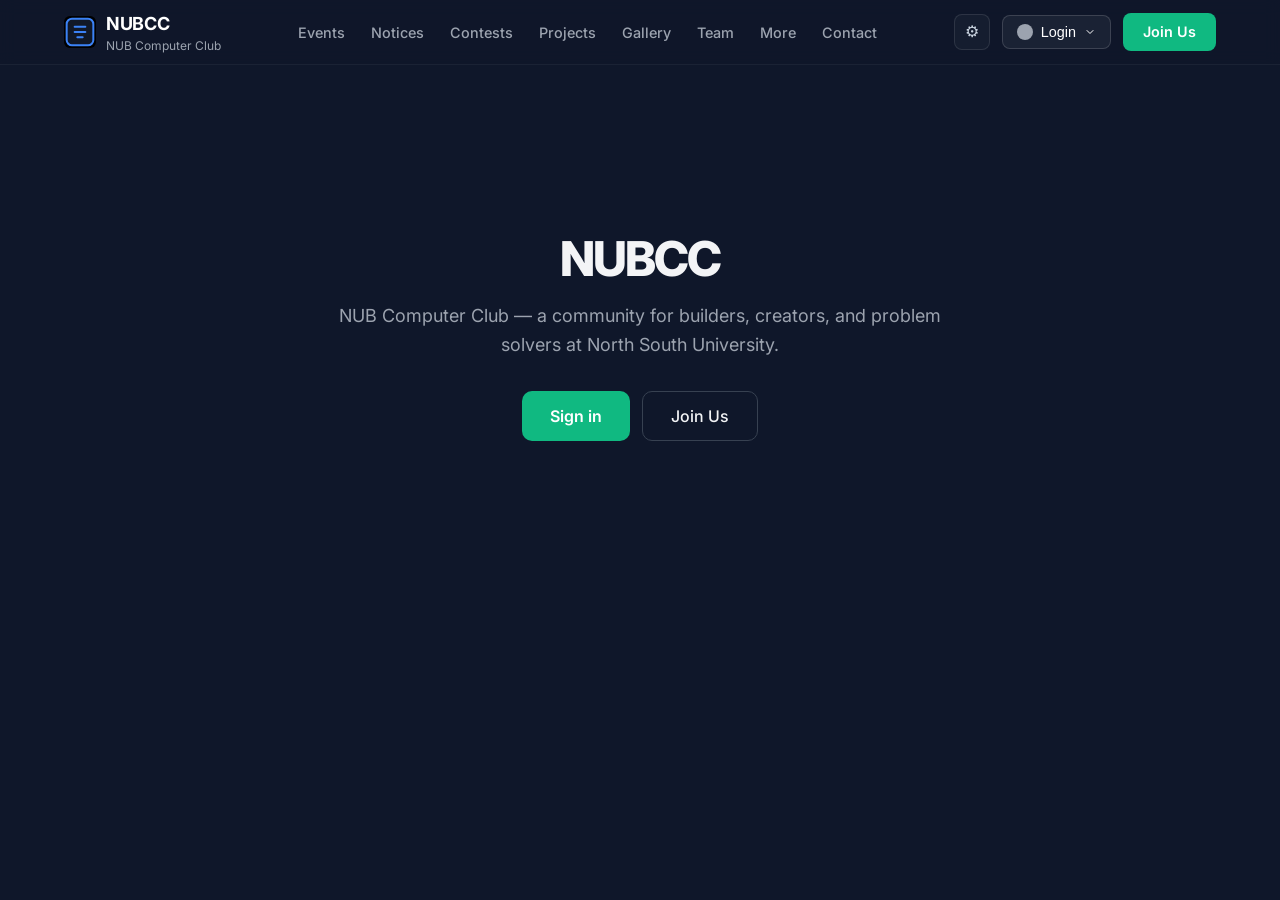
<file: index.html>
<!DOCTYPE html>
<html lang="en">
<head>
  <meta charset="UTF-8" />
  <meta name="viewport" content="width=device-width, initial-scale=1.0" />
  <title>NUBCC — NUB Computer Club</title>
  <link rel="preconnect" href="https://fonts.googleapis.com">
  <link rel="preconnect" href="https://fonts.gstatic.com" crossorigin>
  <link href="https://fonts.googleapis.com/css2?family=Inter:wght@400;500;600;700;800&display=swap" rel="stylesheet">
  <link rel="stylesheet" href="style.css" />
</head>
<body>

  <header>
    <div class="top-bar">
      <a href="index.html" class="brand">
        <svg width="32" height="32" viewBox="0 0 24 24" fill="none" xmlns="http://www.w3.org/2000/svg" aria-hidden="true">
          <rect width="20" height="20" x="2" y="2" rx="4" fill="#111827" stroke="#3b82f6" stroke-width="1.5"/>
          <path d="M8 8h8M8 12h8M10 16h4" stroke="#3b82f6" stroke-width="1.5" stroke-linecap="round" stroke-linejoin="round"/>
        </svg>
        <div>
          <div class="brand-name">NUBCC</div>
          <div class="brand-sub">NUB Computer Club</div>
        </div>
      </a>

      <ul class="nav-list">
        <li><a href="index.html">Events</a></li>
        <li><a href="index.html">Notices</a></li>
        <li><a href="index.html">Contests</a></li>
        <li><a href="index.html">Projects</a></li>
        <li><a href="index.html">Gallery</a></li>
        <li><a href="index.html">Team</a></li>
        <li><a href="index.html">More</a></li>
        <li><a href="index.html">Contact</a></li>
      </ul>

      <div class="nav-actions">
        <button class="settings-btn" aria-label="Settings">⚙</button>

        <div class="login-dropdown" style="position: relative; display: inline-block;">
          <button class="login-btn" id="loginTrigger" aria-haspopup="true" aria-expanded="false">
            <span>Login</span>
            <svg width="12" height="12" viewBox="0 0 24 24" fill="none" stroke="currentColor" stroke-width="2" stroke-linecap="round" stroke-linejoin="round" aria-hidden="true">
              <polyline points="6 9 12 15 18 9"></polyline>
            </svg>
          </button>
          <div class="portal-menu" id="portalMenu">
            <button class="portal-item member" onclick="goHome()">🖥 Member Portal</button>
            <button class="portal-item exec" onclick="goHome()">💼 Executive Portal</button>
            <button class="portal-item cr" onclick="location.href='login.html'">👩‍🏫 CR Portal</button>
          </div>
        </div>

        <a href="#" class="join-btn">Join Us</a>
      </div>
    </div>
  </header>

  <main class="page-wrap">
    <section class="home-hero">
      <h1>NUBCC</h1>
      <p>NUB Computer Club — a community for builders, creators, and problem solvers at North South University.</p>
      <div class="btn-group">
        <a href="login.html" class="btn-primary">Sign in</a>
        <a href="#" class="btn-outline">Join Us</a>
      </div>
    </section>
  </main>

  <script>
    const trigger = document.getElementById('loginTrigger');
    const menu = document.getElementById('portalMenu');

    trigger.addEventListener('click', (e) => {
      e.stopPropagation();
      const open = menu.classList.toggle('open');
      trigger.setAttribute('aria-expanded', open);
    });

    document.addEventListener('click', () => {
      menu.classList.remove('open');
      trigger.setAttribute('aria-expanded', 'false');
    });

    menu.addEventListener('click', (e) => e.stopPropagation());

    function goHome() {
      location.href = 'index.html';
    }
  </script>
</body>
</html>
</file>
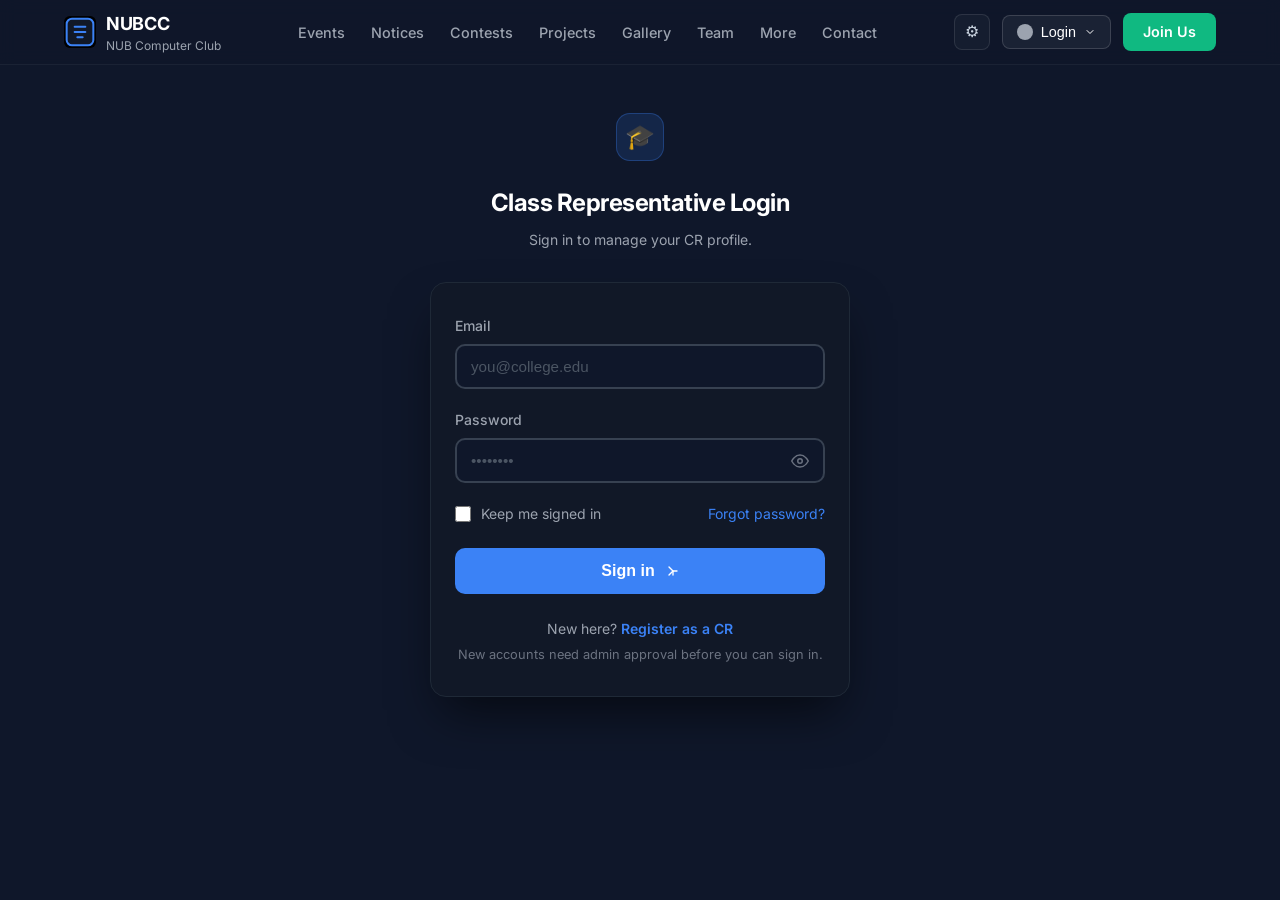
<file: login.html>
<!DOCTYPE html>
<html lang="en">
<head>
  <meta charset="UTF-8" />
  <meta name="viewport" content="width=device-width, initial-scale=1.0" />
  <title>Class Representative Login — NUBCC</title>
  <link rel="preconnect" href="https://fonts.googleapis.com">
  <link rel="preconnect" href="https://fonts.gstatic.com" crossorigin>
  <link href="https://fonts.googleapis.com/css2?family=Inter:wght@400;500;600;700&display=swap" rel="stylesheet">
  <link rel="stylesheet" href="style.css" />
</head>
<body>

  <header>
    <div class="top-bar">
      <a href="index.html" class="brand">
        <svg width="32" height="32" viewBox="0 0 24 24" fill="none" xmlns="http://www.w3.org/2000/svg" aria-hidden="true">
          <rect width="20" height="20" x="2" y="2" rx="4" fill="#111827" stroke="#3b82f6" stroke-width="1.5"/>
          <path d="M8 8h8M8 12h8M10 16h4" stroke="#3b82f6" stroke-width="1.5" stroke-linecap="round" stroke-linejoin="round"/>
        </svg>
        <div>
          <div class="brand-name">NUBCC</div>
          <div class="brand-sub">NUB Computer Club</div>
        </div>
      </a>

      <ul class="nav-list">
        <li><a href="index.html">Events</a></li>
        <li><a href="index.html">Notices</a></li>
        <li><a href="index.html">Contests</a></li>
        <li><a href="index.html">Projects</a></li>
        <li><a href="index.html">Gallery</a></li>
        <li><a href="index.html">Team</a></li>
        <li><a href="index.html">More</a></li>
        <li><a href="index.html">Contact</a></li>
      </ul>

      <div class="nav-actions">
        <button class="settings-btn" aria-label="Settings">⚙</button>

        <div class="login-dropdown" style="position: relative; display: inline-block;">
          <button class="login-btn" id="loginTrigger" aria-haspopup="true" aria-expanded="false">
            <span>Login</span>
            <svg width="12" height="12" viewBox="0 0 24 24" fill="none" stroke="currentColor" stroke-width="2" stroke-linecap="round" stroke-linejoin="round" aria-hidden="true">
              <polyline points="6 9 12 15 18 9"></polyline>
            </svg>
          </button>
          <div class="portal-menu" id="portalMenu">
            <button class="portal-item member" onclick="goHome()">🖥 Member Portal</button>
            <button class="portal-item exec" onclick="goHome()">💼 Executive Portal</button>
            <button class="portal-item cr" aria-current="page">👩‍🏫 CR Portal</button>
          </div>
        </div>

        <a href="#" class="join-btn">Join Us</a>
      </div>
    </div>
  </header>

  <main class="page-wrap">
    <div class="login-wrap">
      <div class="login-icon" aria-hidden="true">🎓</div>
      <h1 class="login-title">Class Representative Login</h1>
      <p class="login-subtitle">Sign in to manage your CR profile.</p>

      <div class="login-card">
        <form novalidate>
          <div class="form-group">
            <label class="form-label">Email</label>
            <div class="input-wrapper">
              <input type="email" class="form-input" placeholder="you@college.edu" required />
            </div>
          </div>

          <div class="form-group">
            <label class="form-label">Password</label>
            <div class="input-wrapper">
              <input type="password" class="form-input" id="passwordInput" placeholder="••••••••" required />
              <button type="button" class="toggle-password" id="togglePassword" aria-label="Toggle password visibility">
                <svg viewBox="0 0 24 24" fill="none" stroke="currentColor" stroke-width="2" stroke-linecap="round" stroke-linejoin="round">
                  <path d="M1 12s4-8 11-8 11 8 11 8-4 8-11 8-11-8-11-8z"></path>
                  <circle cx="12" cy="12" r="3"></circle>
                </svg>
              </button>
            </div>
          </div>

          <label class="keep-row">
            <input type="checkbox" />
            Keep me signed in
            <a href="index.html">Forgot password?</a>
          </label>

          <button type="submit" class="signin-btn">
            Sign in
            <svg viewBox="0 0 24 24" fill="none" stroke="currentColor" stroke-width="2" stroke-linecap="round" stroke-linejoin="round">
              <polyline points="9 18 15 12 9 6"></polyline>
              <path d="M15 12h6M15 12v6"></path>
            </svg>
          </button>
        </form>

        <div class="login-footer">
          New here? <a href="index.html">Register as a CR</a>
          <p>New accounts need admin approval before you can sign in.</p>
        </div>
      </div>
    </div>
  </main>

  <script>
    const trigger = document.getElementById('loginTrigger');
    const menu = document.getElementById('portalMenu');

    trigger.addEventListener('click', (e) => {
      e.stopPropagation();
      const open = menu.classList.toggle('open');
      trigger.setAttribute('aria-expanded', open);
    });

    document.addEventListener('click', () => {
      menu.classList.remove('open');
      trigger.setAttribute('aria-expanded', 'false');
    });

    menu.addEventListener('click', (e) => e.stopPropagation());

    const toggle = document.getElementById('togglePassword');
    const input = document.getElementById('passwordInput');
    toggle.addEventListener('click', () => {
      const show = input.type === 'password';
      input.type = show ? 'text' : 'password';
      toggle.setAttribute('aria-pressed', show);
    });

    function goHome() {
      location.href = 'index.html';
    }
  </script>
</body>
</html>
</file>
<file: style.css>
/* NUBCC — Login page & home page shared styles */
* {
  box-sizing: border-box;
  margin: 0;
  padding: 0;
}

:root {
  --bg: #0f172a;
  --card: #111827;
  --card-border: #1f2937;
  --text: #f3f4f6;
  --text-muted: #9ca3af;
  --primary: #3b82f6;
  --primary-hover: #2563eb;
  --join: #10b981;
  --join-hover: #059669;
  --input: #0f172a;
  --input-border: #374151;
  --focus: #60a5fa;
}

html {
  scroll-behavior: smooth;
}

body {
  font-family: "Inter", system-ui, -apple-system, sans-serif;
  background: var(--bg);
  color: var(--text);
  line-height: 1.5;
  min-height: 100vh;
}

/* ================= Header / Nav ================= */
header {
  position: sticky;
  top: 0;
  z-index: 50;
  background: rgba(15, 23, 42, 0.8);
  backdrop-filter: blur(8px);
  border-bottom: 1px solid rgba(255, 255, 255, 0.05);
}

.top-bar {
  max-width: 1200px;
  margin: 0 auto;
  padding: 0 24px;
  height: 64px;
  display: flex;
  align-items: center;
  justify-content: space-between;
  gap: 16px;
}

.brand {
  display: flex;
  align-items: center;
  gap: 10px;
  text-decoration: none;
}

.brand svg {
  width: 32px;
  height: 32px;
  border-radius: 6px;
  background: #000;
  flex-shrink: 0;
}

.brand-name {
  font-weight: 700;
  font-size: 1.125rem;
  letter-spacing: -0.02em;
  color: #fff;
}

.brand-sub {
  font-size: 0.75rem;
  color: #9ca3af;
  white-space: nowrap;
}

.nav-list {
  display: none;
  gap: 26px;
  list-style: none;
}

.nav-list a {
  color: var(--text-muted);
  text-decoration: none;
  font-size: 0.9rem;
  font-weight: 500;
  transition: color 0.2s;
}

.nav-list a:hover,
.nav-list a:focus-visible {
  color: #fff;
}

.nav-actions {
  display: flex;
  align-items: center;
  gap: 12px;
}

.settings-btn {
  width: 36px;
  height: 36px;
  border-radius: 8px;
  border: 1px solid rgba(255, 255, 255, 0.1);
  background: rgba(255, 255, 255, 0.03);
  color: #cbd5e1;
  cursor: pointer;
  display: flex;
  align-items: center;
  justify-content: center;
  font-size: 1rem;
  transition: background 0.2s, border 0.2s;
}

.settings-btn:hover {
  background: rgba(255, 255, 255, 0.08);
  border-color: rgba(255, 255, 255, 0.2);
}

.login-btn {
  display: inline-flex;
  align-items: center;
  gap: 8px;
  padding: 8px 14px;
  border-radius: 8px;
  border: 1px solid rgba(255, 255, 255, 0.15);
  background: rgba(255, 255, 255, 0.05);
  color: #fff;
  font-size: 0.9rem;
  font-weight: 500;
  cursor: pointer;
  transition: background 0.2s, border 0.2s;
}

.login-btn:hover {
  background: rgba(255, 255, 255, 0.1);
}

.login-btn span {
  display: inline;
}

.login-btn::before {
  content: "";
  width: 16px;
  height: 16px;
  border-radius: 50%;
  background: #9ca3af;
  display: block;
}

.join-btn {
  display: inline-flex;
  align-items: center;
  justify-content: center;
  padding: 8px 20px;
  border-radius: 8px;
  background: var(--join);
  color: #fff;
  font-size: 0.9rem;
  font-weight: 600;
  text-decoration: none;
  transition: background 0.2s;
}

.join-btn:hover {
  background: var(--join-hover);
}

/* Portal dropdown */
.portal-menu {
  position: absolute;
  top: calc(100% + 8px);
  right: 20px;
  min-width: 200px;
  background: var(--card);
  border: 1px solid var(--card-border);
  border-radius: 12px;
  box-shadow: 0 20px 25px -5px rgba(0, 0, 0, 0.5), 0 8px 10px -6px rgba(0, 0, 0, 0.5);
  padding: 8px;
  display: none;
  z-index: 60;
}

.portal-menu.open {
  display: block;
}

.portal-item {
  display: flex;
  align-items: center;
  gap: 10px;
  width: 100%;
  padding: 10px 12px;
  border-radius: 8px;
  border: none;
  background: transparent;
  color: var(--text-muted);
  font-size: 0.9rem;
  font-weight: 500;
  text-align: left;
  cursor: pointer;
  transition: background 0.2s, color 0.2s;
}

.portal-item:hover {
  background: rgba(255, 255, 255, 0.05);
  color: #fff;
}

.portal-item::before {
  content: "";
  width: 16px;
  height: 16px;
  border-radius: 4px;
  background: #6b7280;
  display: block;
  flex-shrink: 0;
}

.member::before { background: #60a5fa; }
.exec::before { background: #a78bfa; }
.cr::before { background: #34d399; }

/* ================= Page shell ================= */
.page-wrap {
  max-width: 1200px;
  margin: 0 auto;
  padding: 48px 24px 96px;
}

/* ================= Login card ================= */
.login-wrap {
  max-width: 420px;
  margin: 0 auto;
}

.login-icon {
  width: 48px;
  height: 48px;
  border-radius: 14px;
  background: rgba(59, 130, 246, 0.15);
  border: 1px solid rgba(59, 130, 246, 0.3);
  display: flex;
  align-items: center;
  justify-content: center;
  margin: 0 auto 24px;
  color: var(--primary);
  font-size: 1.5rem;
}

.login-title {
  font-size: 1.5rem;
  font-weight: 700;
  color: #fff;
  text-align: center;
  margin-bottom: 8px;
  letter-spacing: -0.02em;
}

.login-subtitle {
  font-size: 0.875rem;
  color: var(--text-muted);
  text-align: center;
  margin-bottom: 32px;
}

.login-card {
  background: var(--card);
  border: 1px solid var(--card-border);
  border-radius: 16px;
  padding: 32px 24px;
  box-shadow: 0 25px 50px -12px rgba(0, 0, 0, 0.6);
}

.form-group {
  margin-bottom: 20px;
}

.form-label {
  display: block;
  font-size: 0.875rem;
  font-weight: 500;
  color: var(--text-muted);
  margin-bottom: 8px;
}

.input-wrapper {
  position: relative;
}

.form-input {
  width: 100%;
  padding: 12px 14px;
  border-radius: 10px;
  border: 2px solid var(--input-border);
  background: var(--input);
  color: #fff;
  font-size: 0.95rem;
  outline: none;
  transition: border-color 0.2s, box-shadow 0.2s;
}

.form-input::placeholder {
  color: #4b5563;
}

.form-input:focus {
  border-color: var(--focus);
  box-shadow: 0 0 0 4px rgba(96, 165, 250, 0.15);
}

.toggle-password {
  position: absolute;
  right: 12px;
  top: 50%;
  transform: translatey(-50%);
  background: none;
  border: none;
  color: #6b7280;
  cursor: pointer;
  padding: 4px;
  display: flex;
  align-items: center;
  justify-content: center;
}

.toggle-password svg {
  width: 18px;
  height: 18px;
}

.keep-row {
  display: flex;
  align-items: center;
  gap: 10px;
  margin-bottom: 24px;
  font-size: 0.875rem;
  color: var(--text-muted);
}

.keep-row input {
  width: 16px;
  height: 16px;
  accent-color: var(--primary);
  border: 1px solid var(--input-border);
  background: var(--input);
  cursor: pointer;
}

.keep-row a {
  color: var(--primary);
  text-decoration: none;
  font-size: 0.875rem;
  margin-left: auto;
}

.keep-row a:hover {
  text-decoration: underline;
}

.signin-btn {
  width: 100%;
  display: inline-flex;
  align-items: center;
  justify-content: center;
  gap: 8px;
  padding: 14px;
  border-radius: 10px;
  border: none;
  background: var(--primary);
  color: #fff;
  font-size: 1rem;
  font-weight: 600;
  cursor: pointer;
  transition: background 0.2s, transform 0.1s;
}

.signin-btn:hover {
  background: var(--primary-hover);
}

.signin-btn:active {
  transform: scale(0.99);
}

.signin-btn svg {
  width: 16px;
  height: 16px;
}

.login-footer {
  margin-top: 24px;
  text-align: center;
  font-size: 0.875rem;
  color: var(--text-muted);
}

.login-footer a {
  color: var(--primary);
  text-decoration: none;
  font-weight: 600;
}

.login-footer a:hover {
  text-decoration: underline;
}

.login-footer p {
  margin-top: 6px;
  font-size: 0.8rem;
  color: #6b7280;
}

/* ================= Home page ================= */
.home-hero {
  text-align: center;
  padding: 120px 24px 80px;
  max-width: 700px;
  margin: 0 auto;
}

.home-hero h1 {
  font-size: 3rem;
  font-weight: 800;
  letter-spacing: -0.04em;
  margin-bottom: 16px;
  line-height: 1.1;
}

.home-hero p {
  font-size: 1.125rem;
  color: var(--text-muted);
  margin-bottom: 32px;
  line-height: 1.6;
}

.btn-group {
  display: flex;
  gap: 12px;
  justify-content: center;
  flex-wrap: wrap;
}

.btn-primary {
  display: inline-flex;
  align-items: center;
  justify-content: center;
  padding: 12px 28px;
  border-radius: 10px;
  background: var(--join);
  color: #fff;
  font-size: 1rem;
  font-weight: 600;
  text-decoration: none;
  transition: background 0.2s;
}

.btn-primary:hover {
  background: var(--join-hover);
}

.btn-outline {
  display: inline-flex;
  align-items: center;
  justify-content: center;
  padding: 12px 28px;
  border-radius: 10px;
  border: 1px solid var(--input-border);
  background: transparent;
  color: var(--text);
  font-size: 1rem;
  font-weight: 500;
  text-decoration: none;
  transition: border 0.2s, background 0.2s;
}

.btn-outline:hover {
  border-color: var(--focus);
  background: rgba(255, 255, 255, 0.03);
}

/* ================= Responsive ================= */
@media (min-width: 768px) {
  .nav-list {
    display: flex;
  }
}

@media (max-width: 767px) {
  .top-bar {
    padding: 0 16px;
    height: 56px;
  }

  .nav-actions .login-btn span {
    display: none;
  }

  .portal-menu {
    right: 12px;
    left: 12px;
    min-width: auto;
    top: calc(100% + 6px);
  }

  .brand-sub {
    display: none;
  }

  .home-hero h1 {
    font-size: 2rem;
  }

  .page-wrap {
    padding: 32px 16px 64px;
  }
}
</file>
